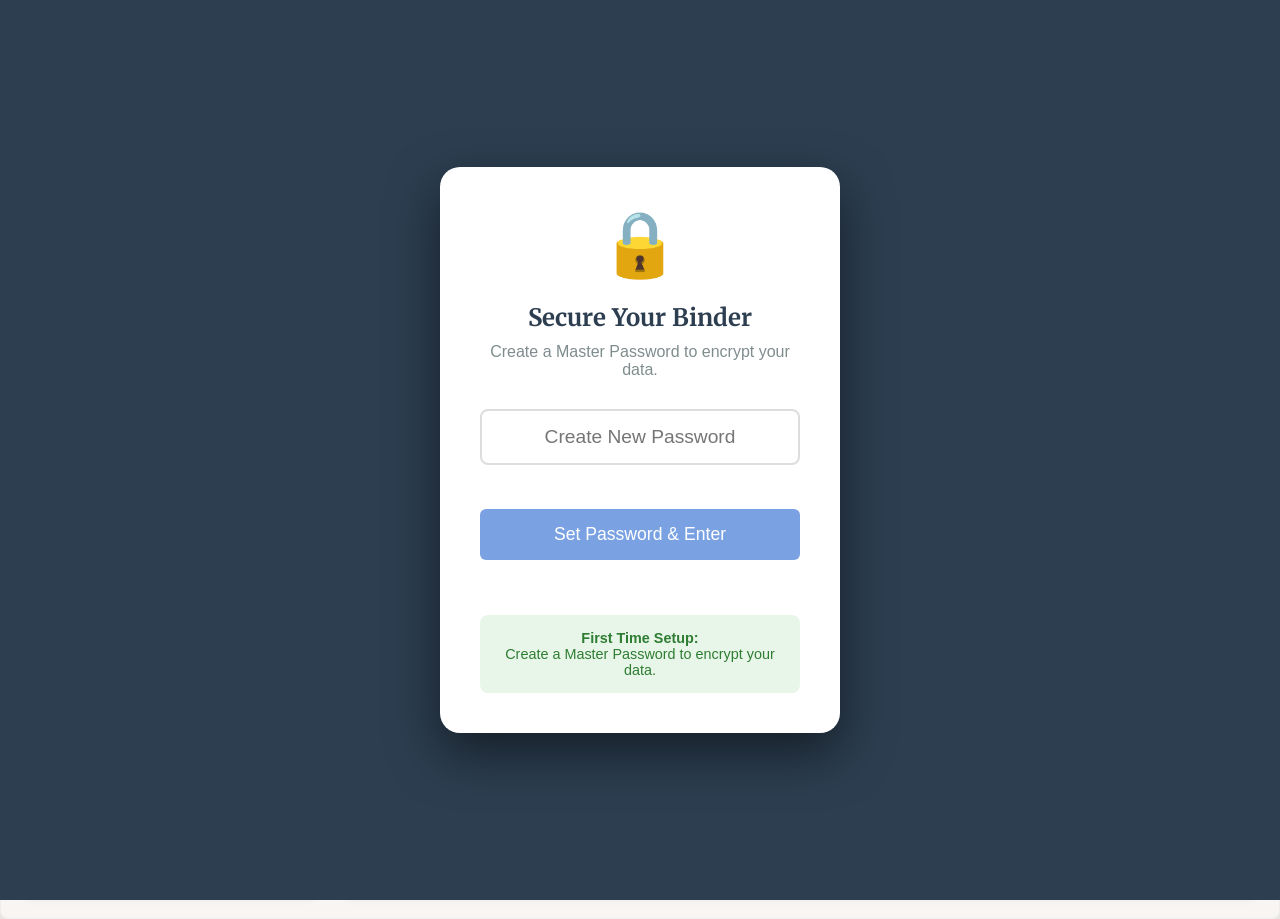
<file: index.html>
<!DOCTYPE html>
<html lang="en">

<head>
    <meta charset="UTF-8">
    <meta name="viewport" content="width=device-width, initial-scale=1.0">
    <title>Legacy Binder</title>
    <!-- Fonts -->
    <link rel="preconnect" href="https://fonts.googleapis.com">
    <link rel="preconnect" href="https://fonts.gstatic.com" crossorigin>
    <link
        href="https://fonts.googleapis.com/css2?family=Inter:wght@300;400;500;600&family=Merriweather:ital,wght@0,300;0,400;0,700;1,400&display=swap"
        rel="stylesheet">

    <!-- CSS -->
    <script>
        if (window.location.protocol !== 'file:') {
            const link = document.createElement('link');
            link.rel = 'manifest';
            link.href = 'manifest.json';
            document.head.appendChild(link);
        }
    </script>
    <link rel="stylesheet" href="css/style.css?v=204">
    <link rel="stylesheet" href="css/binder.css?v=4">
    <meta name="theme-color" content="#f8f5f2">
    <link rel="icon" href="./icon.png">
    <link rel="apple-touch-icon" href="./icon.png">
</head>

<body>
    <div id="app">
        <!-- View 6: Legacy Binder -->
        <section id="view-binder" class="active">
            <header class="book-header">
                <h2>Legacy Binder</h2>
                <div class="actions">
                    <select id="binder-member-select" class="nav-btn secondary" style="min-width: 150px;">
                        <!-- Populated by JS -->
                    </select>
                    <button id="btn-add-member" class="nav-btn small" title="Add Family Member">➕ 👤</button>
                    <button id="btn-edit-member" class="nav-btn small" title="Rename Member">✎</button>
                    <button id="btn-delete-member" class="nav-btn small" title="Delete Member"
                        style="color:#d32f2f;">❌</button>

                    <div style="width: 20px;"></div> <!-- Spacer -->

                    <button id="btn-binder-search" class="nav-btn secondary">🔍 Search</button>
                    <button id="btn-binder-export" class="nav-btn secondary">📤 Backup</button>
                    <button id="btn-binder-import" class="nav-btn secondary" title="Restore from JSON or Kit">📥
                        Restore</button>
                    <button id="btn-binder-print" class="nav-btn secondary" title="Print to PDF">🖨️ Print</button>
                    <button id="btn-binder-save-template" class="nav-btn secondary"
                        title="Save Structure as Template">💾 Tpl</button>

                    <div style="width: 10px;"></div> <!-- Spacer -->

                    <button id="btn-settings" class="nav-btn secondary" title="Settings">⚙️ Settings</button>

                    <div style="width: 10px;"></div> <!-- Spacer -->

                    <a href="USER_MANUAL.html" target="_blank" class="nav-btn secondary" title="User Manual"
                        style="text-decoration: none;">❓ Help</a>
                    <a href="https://zetozone.com/locomotion-diary/" target="_blank" class="nav-btn secondary"
                        title="Locomotion Diary Website" style="text-decoration: none;">📔 Locomotion Diary</a>
                </div>
            </header>

            <div class="binder-container">
                <!-- Sidebar: Tree -->
                <div class="binder-sidebar">
                    <div class="binder-header-actions">
                        <button id="btn-add-section" class="btn small primary" style="flex:1;">+ Section</button>
                        <button id="btn-collapse-all" class="btn small secondary" title="Collapse All">➖</button>
                    </div>
                    <div id="binder-tree-root" class="tree-root">
                        <!-- Tree Nodes Go Here -->
                        <div class="empty-state small">Select a member to view sections.</div>
                    </div>

                    <!-- Dashboard Widget -->
                    <div id="binder-dashboard" style="margin-top: auto; padding-top: 20px; border-top: 1px solid #eee;">
                        <div
                            style="display: flex; justify-content: space-between; align-items: center; margin-bottom: 10px;">
                            <h4 style="margin: 0; color: #d32f2f; font-size: 0.9em;">Upcoming Alerts</h4>
                            <button id="btn-refresh-alerts" class="btn-icon-small"
                                title="Check Validity Now">🔄</button>
                        </div>
                        <div id="binder-alerts-list">
                            <div style="font-size: 0.8rem; color: #999;">No upcoming expiries.</div>
                        </div>
                    </div>
                </div>

                <!-- Main Content: Fields -->
                <div class="binder-content">
                    <div id="binder-content-header" class="content-header">
                        <h3 id="current-section-title" class="content-title">Select a Section</h3>
                        <div class="content-toolbar">
                            <button id="btn-add-sub-section" class="btn secondary" disabled
                                title="Add a sub-folder inside this section">+ Sub-Section</button>
                            <button id="btn-add-field" class="btn primary" disabled
                                title="Add a new data field (Text, Date, Password)">+ Add Field</button>
                            <button id="btn-duplicate-section" class="btn secondary" disabled
                                title="Duplicate this section (Copy)">📋 Copy</button>
                            <button id="btn-edit-section" class="btn secondary" disabled title="Rename this section">✎
                                Edit</button>
                            <button id="btn-delete-section" class="btn danger" disabled
                                title="Delete this section and everything in it">🗑️</button>
                        </div>
                    </div>

                    <div id="binder-fields-container" class="fields-grid">
                        <div class="empty-state">
                            <p>Select a section from the left sidebar to view details.</p>
                        </div>
                    </div>
                </div>
            </div>

            <!-- Modals for Binder -->
            <!-- Add/Edit Node Modal -->
            <div id="binder-node-modal" class="modal-overlay" style="display: none;">
                <div class="modal binder-modal" style="max-width: 400px;">
                    <h3 id="binder-modal-title">Add New</h3>
                    <div class="input-group">
                        <label>Title / Label</label>
                        <input type="text" id="binder-node-title" placeholder="e.g. Health Insurance">
                    </div>

                    <div id="field-options" style="display: none;">
                        <div class="input-group">
                            <label>Field Type</label>
                            <select id="binder-field-type">
                                <option value="text">Text</option>
                                <option value="date">Date</option>
                                <option value="number">Number</option>
                                <option value="asset">Asset (Positive Balance)</option>
                                <option value="liability">Liability (Negative Balance)</option>
                                <option value="password">Password / Secure</option>
                                <option value="note">Long Note</option>
                            </select>
                        </div>
                        <div class="input-group">
                            <label>Value</label>
                            <input type="text" id="binder-field-value" placeholder="Enter value...">
                        </div>
                    </div>

                    <div class="modal-actions">
                        <button id="btn-binder-cancel" class="btn secondary">Cancel</button>
                        <button id="btn-binder-save" class="btn primary">Save</button>
                    </div>
                </div>
            </div>

        </section>

        <!-- Binder Search Modal -->
        <div id="binder-search-modal" class="modal-overlay" style="display: none;">
            <div class="modal binder-modal"
                style="max-width: 600px; height: 80vh; display: flex; flex-direction: column;">
                <h3>Search Binder</h3>
                <div class="input-group">
                    <input type="text" id="binder-search-input" placeholder="Type to search..."
                        style="font-size: 1.2em; padding: 12px;">
                </div>
                <div id="binder-search-results"
                    style="flex: 1; overflow-y: auto; border: 1px solid #eee; margin-top: 10px; border-radius: 6px; padding: 10px; background: #fafafa;">
                    <div class="empty-state small">Enter text to search across all members and fields.</div>
                </div>
                <div class="modal-actions" style="margin-top: 15px;">
                    <button id="btn-binder-search-close" class="btn secondary">Close</button>
                </div>
            </div>
        </div>

        <!-- Global App Lock Screen -->
        <div id="app-lock-screen"
            style="display: none; position: fixed; inset: 0; z-index: 10000; background: #2c3e50; align-items: center; justify-content: center; flex-direction: column;">
            <div class="lock-card"
                style="background: white; padding: 40px; border-radius: 20px; text-align: center; width: 90%; max-width: 400px; box-shadow: 0 20px 50px rgba(0,0,0,0.5);">
                <div style="font-size: 4rem; margin-bottom: 20px;">🔒</div>
                <h2 id="lock-title" style="margin: 0 0 10px 0; color: #2c3e50; font-family: 'Merriweather', serif;">
                    Legacy Binder</h2>
                <p id="lock-message" style="color: #7f8c8d; margin-bottom: 30px;">This binder is secured.</p>

                <div class="input-group">
                    <input type="password" id="auth-password" placeholder="Enter Master Password"
                        style="font-size: 1.2rem; padding: 15px; text-align: center; margin-bottom: 20px; width: 100%; box-sizing: border-box; border: 2px solid #ddd; border-radius: 8px;">
                </div>

                <button id="btn-unlock-app" class="btn primary"
                    style="width: 100%; padding: 15px; font-size: 1.1rem; justify-content: center;">Unlock</button>

                <p id="auth-error" style="color: #e74c3c; margin-top: 15px; min-height: 20px; font-size: 0.9em;"></p>

                <div id="auth-setup-note"
                    style="display: none; margin-top: 20px; background: #e8f5e9; padding: 15px; border-radius: 8px; color: #2e7d32; font-size: 0.9em;">
                    <strong>First Time Setup:</strong><br>Create a Master Password to encrypt your data.
                </div>
            </div>
        </div>

    </div>

    <!-- Settings Modal -->
    <div id="settings-modal" class="modal-overlay" style="display: none;">
        <div class="modal" style="max-width: 500px; text-align: center;">
            <h2 style="margin-bottom: 5px; font-family: 'Merriweather', serif; color: #2c3e50;">Legacy Binder</h2>
            <p id="settings-version-display" style="color: #7f8c8d; font-size: 0.9em; margin-bottom: 20px;">Version
                Loading...</p>

            <div class="input-group" style="text-align: left; margin-bottom: 20px;">
                <label>🔄 Update Server URL</label>
                <input type="text" id="setting-update-url" placeholder="https://example.com/version.json">
            </div>

            <div class="modal-actions" style="justify-content: center; gap: 10px;">
                <button id="btn-check-updates" class="btn primary" style="background: #3498db;">Check for
                    Updates</button>
            </div>

            <div style="margin-top: 20px; border-top: 1px solid #eee; padding-top: 15px;">
                <button id="btn-force-reload" class="btn secondary" style="font-size: 0.9em;">🔄 Force Reload
                    App</button>
                <button id="btn-settings-close" class="btn secondary">Done</button>
            </div>
        </div>
    </div>

    <!-- Scripts (Moved to bottom to ensure DOM is ready) -->
    <script src="js/security-monitor.js?v=2"></script> <!-- Security Suite (New) -->
    <script src="js/webauthn-helper.js?v=2"></script> <!-- Biometrics (New) -->
    <script src="js/crypto-helper.js?v=3"></script>
    <script src="binder_template.js?v=3"></script>
    <script src="js/binder.js?v=7"></script>
    <script src="js/recovery.js?v=5"></script>
    <script src="js/binder-ui.js?v=8"></script>
    <script src="js/binder-print.js?v=5"></script>
    <script src="js/app.js?v=3"></script>
    <script src="js/auth.js?v=8"></script>
    <script src="js/version.js"></script>
    <script src="js/updater.js?v=1"></script>

    <script>
        // PWA SERVICE WORKER REGISTRATION & INSTALLATION LOGIC
        if ('serviceWorker' in navigator) {
            window.addEventListener('load', () => {
                navigator.serviceWorker.register('sw.js')
                    .then(registration => {
                        console.log('ServiceWorker registration successful with scope: ', registration.scope);
                    })
                    .catch(err => {
                        console.log('ServiceWorker registration failed: ', err);
                    });
            });
        }
    </script>
</body>

</html>
</file>
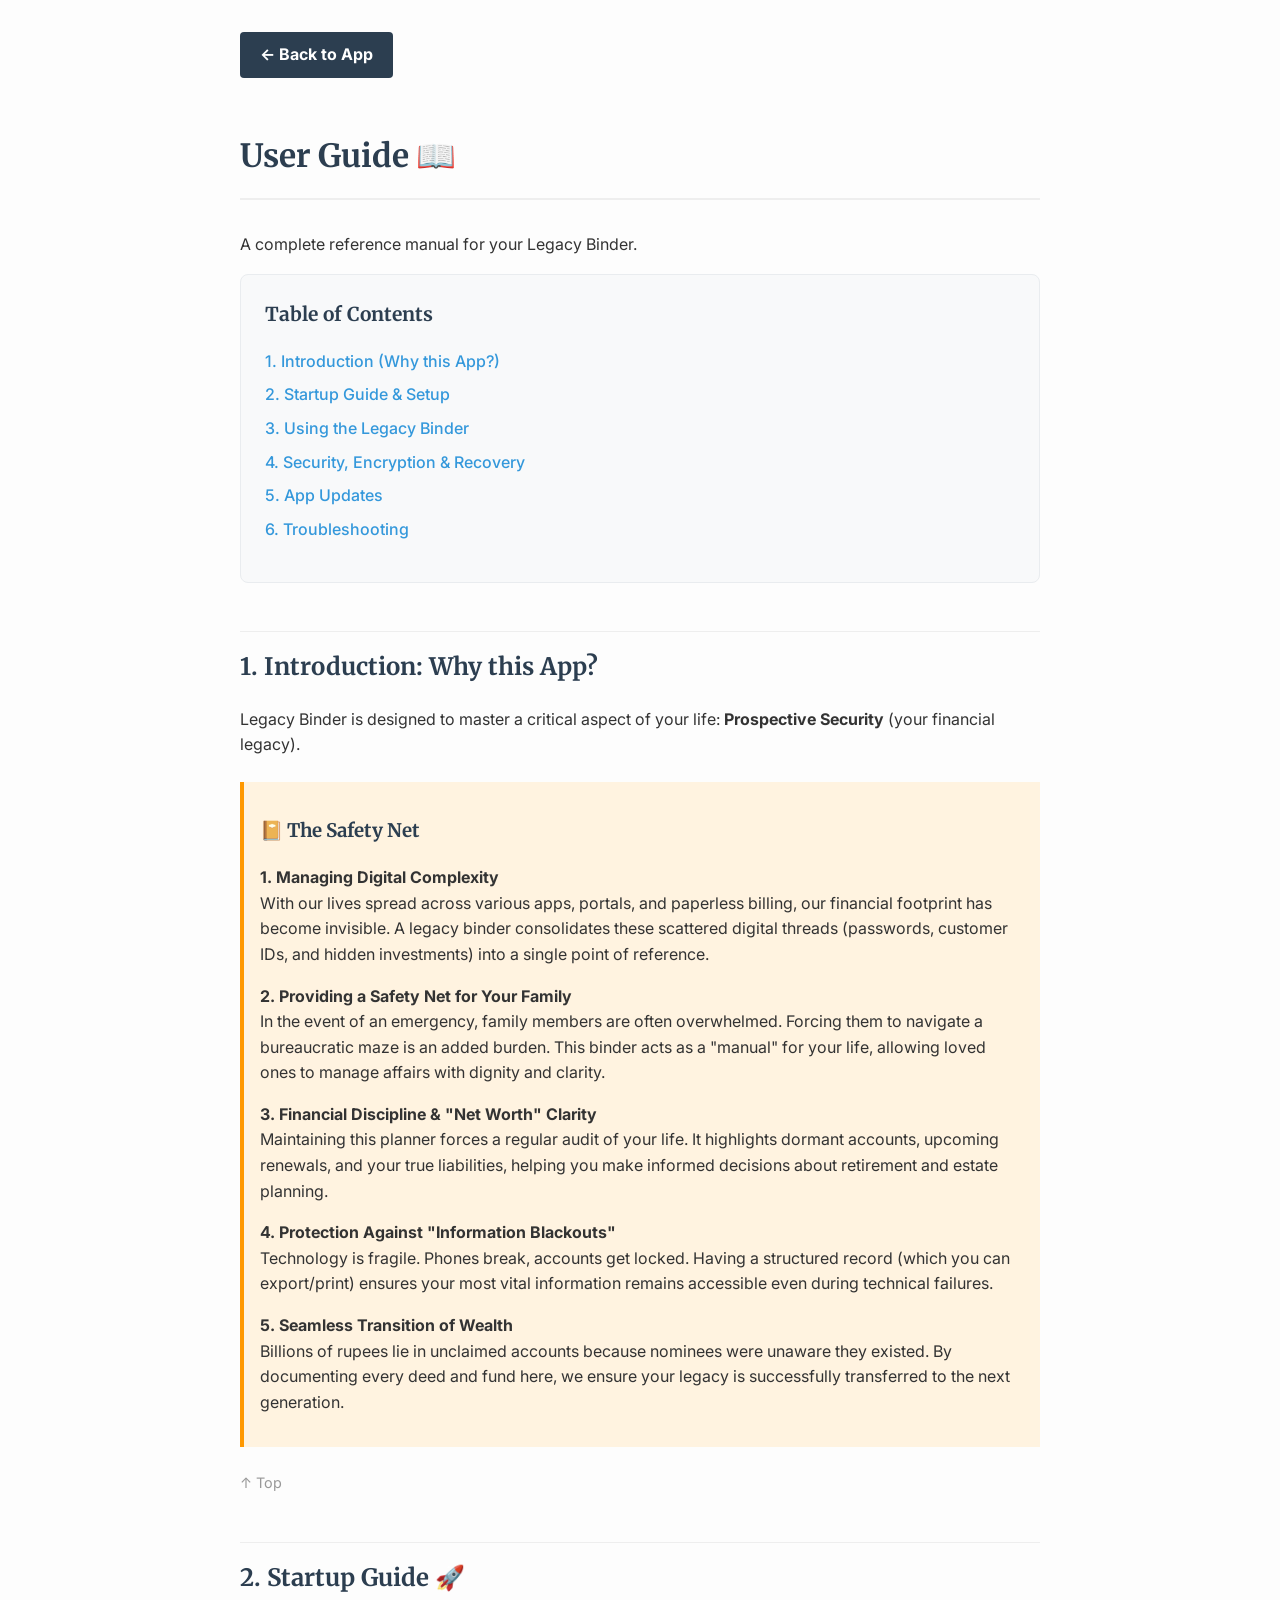
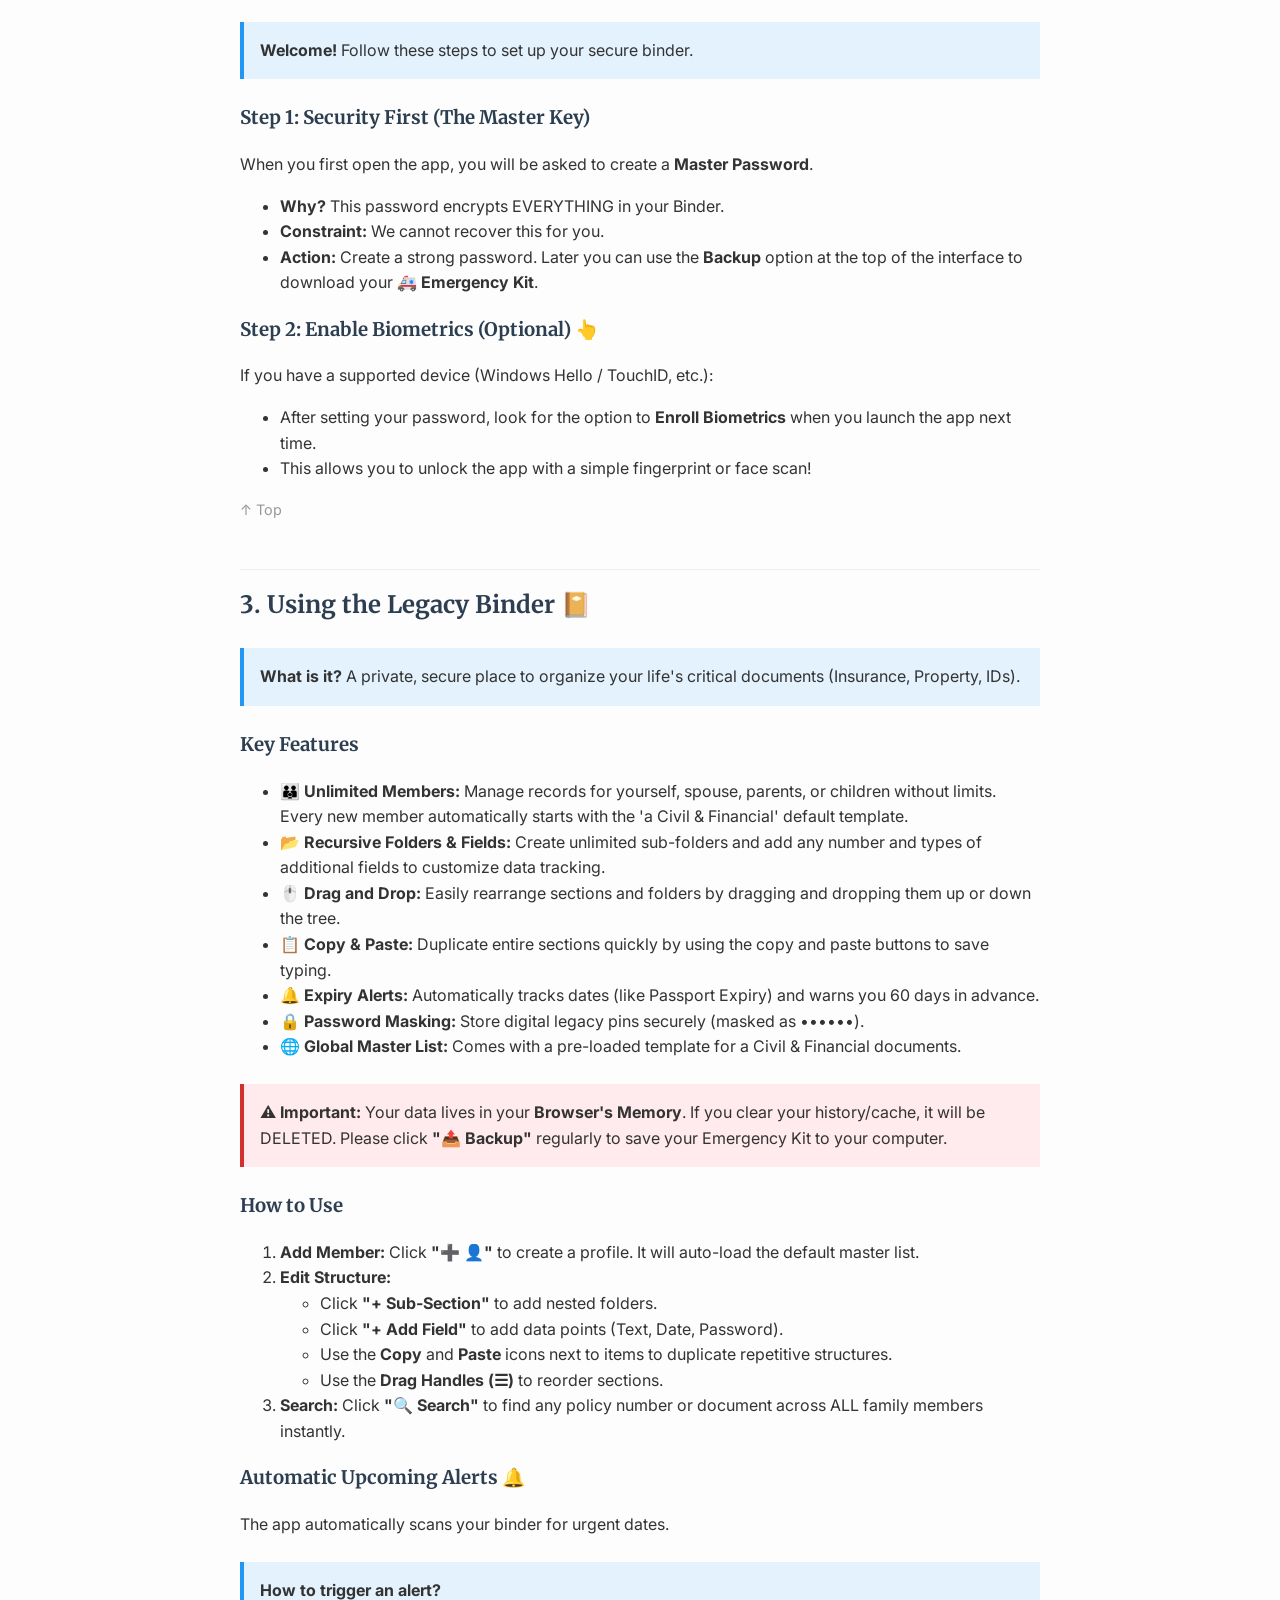
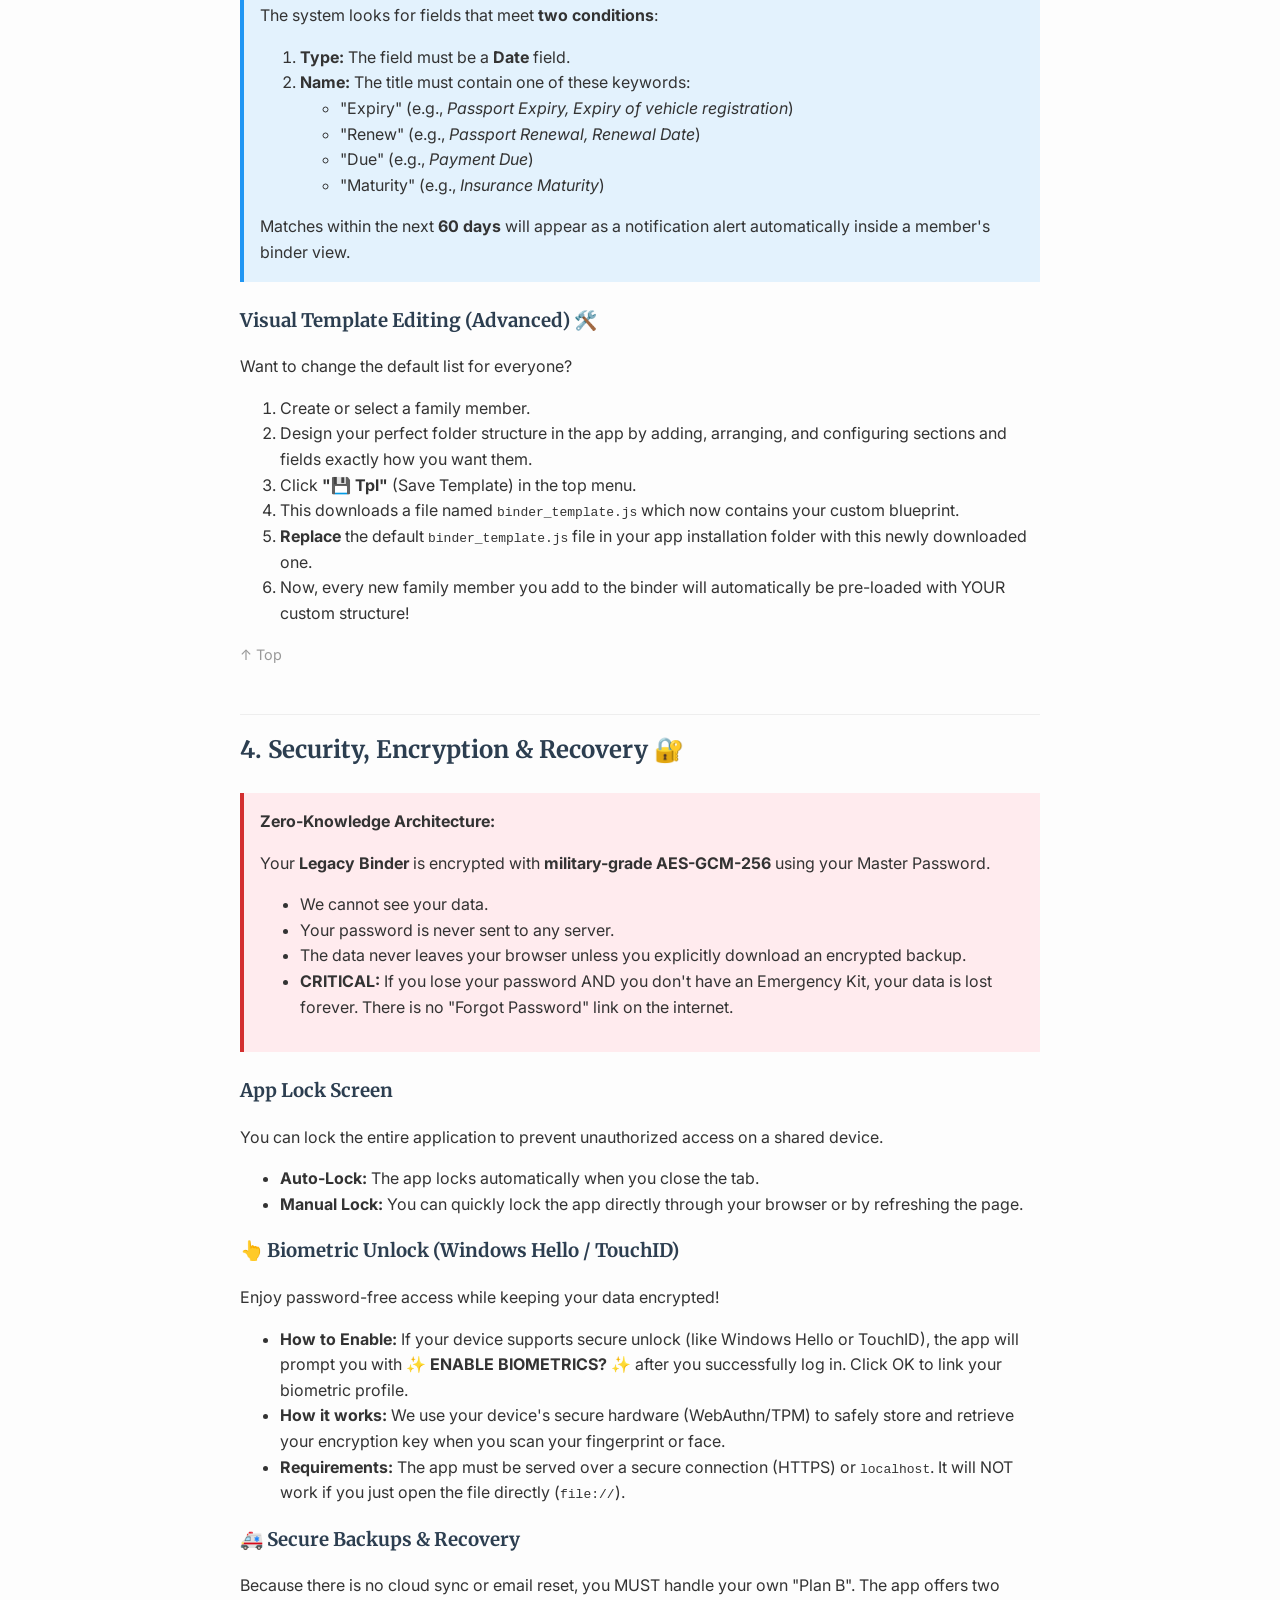
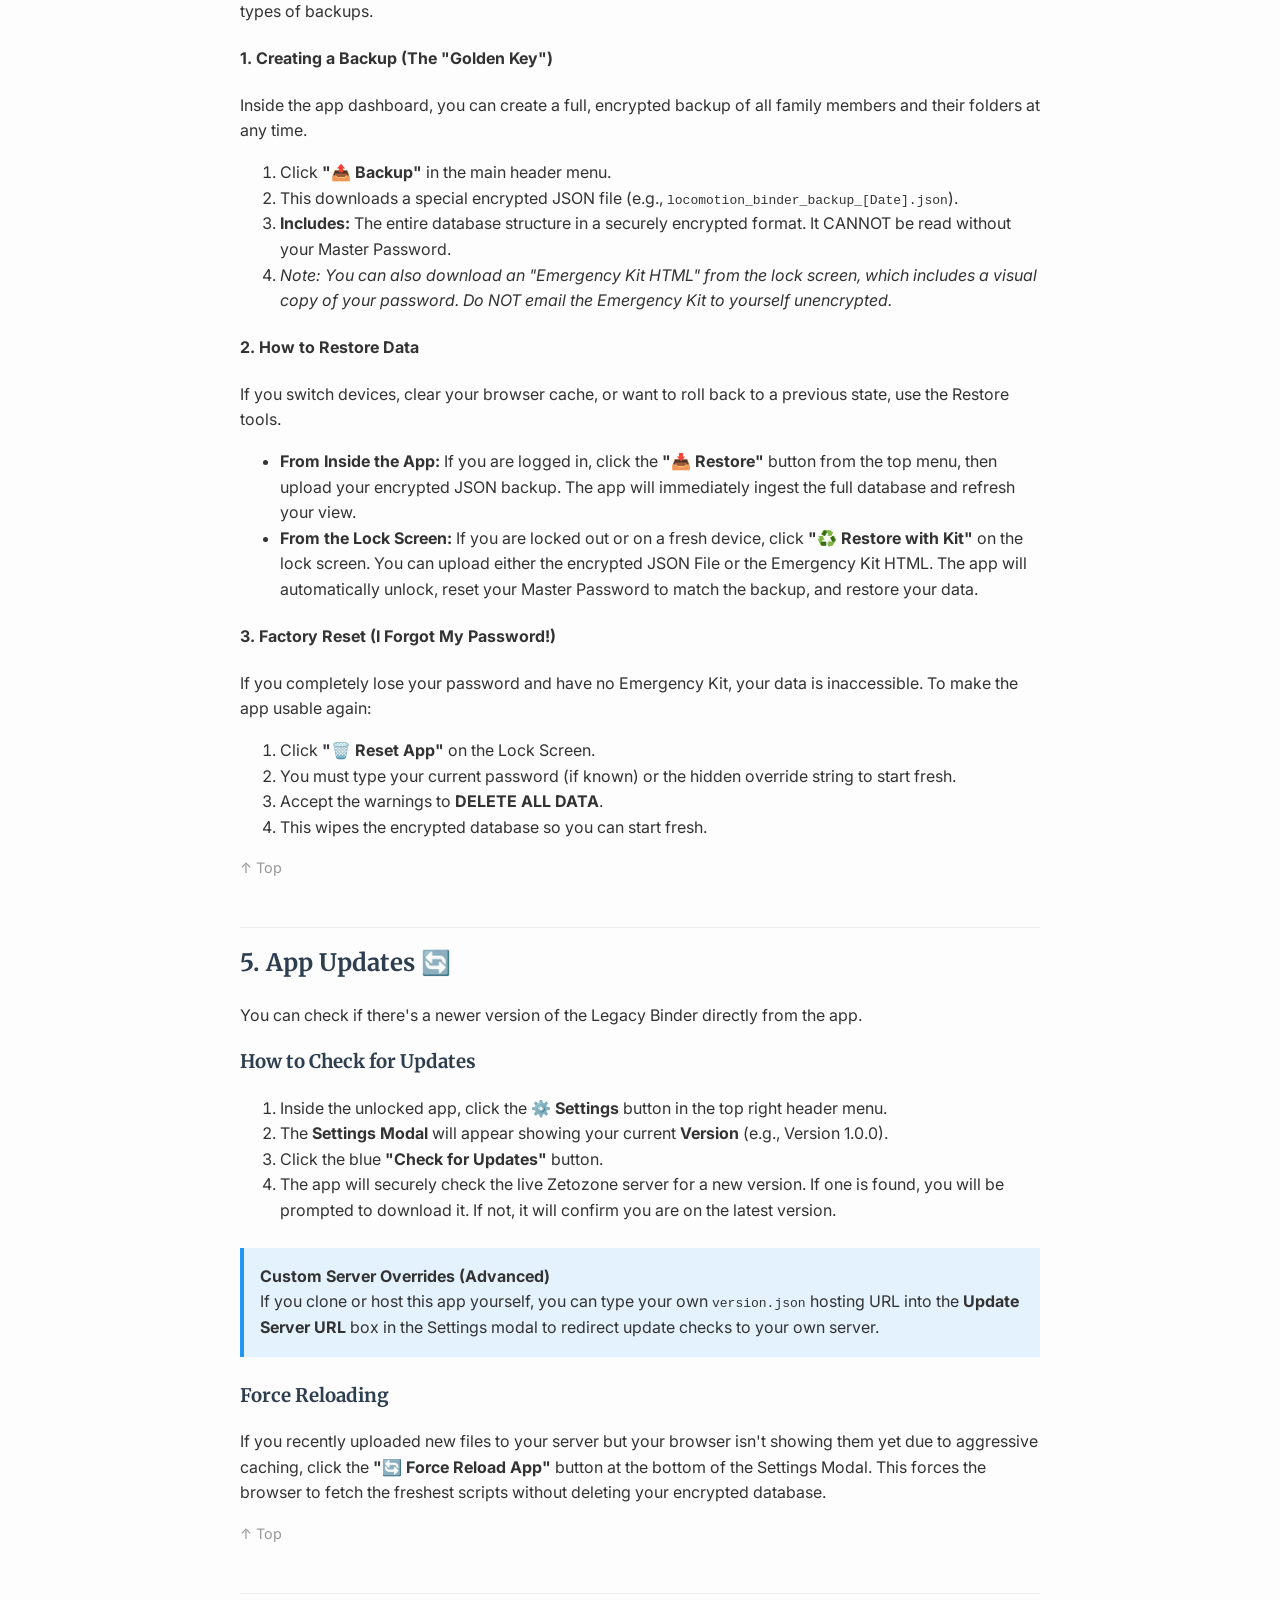
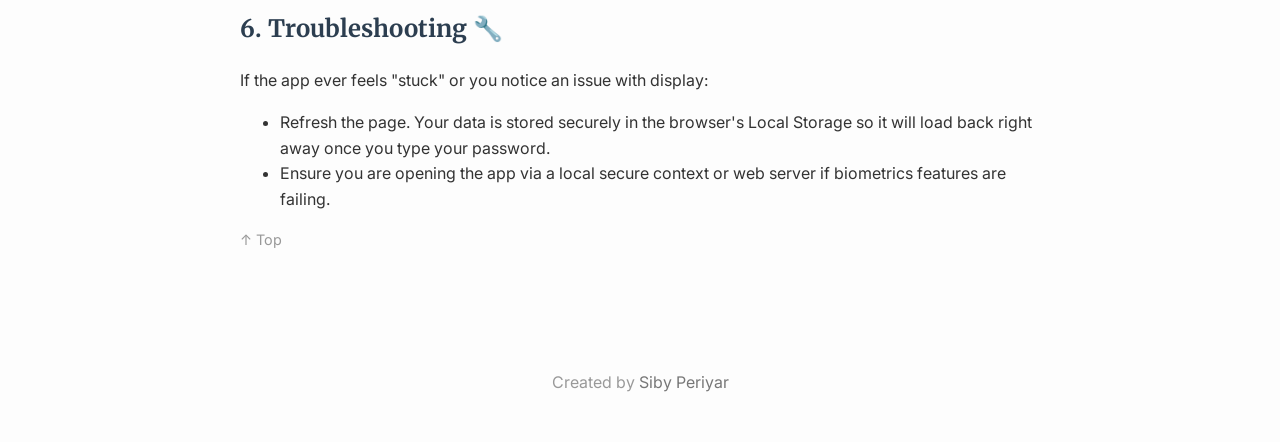
<file: USER_MANUAL.html>
<!DOCTYPE html>
<html lang="en">

<head>
    <meta charset="UTF-8">
    <meta name="viewport" content="width=device-width, initial-scale=1.0">
    <title>Legacy Binder - User Guide</title>
    <link rel="preconnect" href="https://fonts.googleapis.com">
    <link
        href="https://fonts.googleapis.com/css2?family=Inter:wght@400;600&family=Merriweather:wght@300;700&display=swap"
        rel="stylesheet">
    <style>
        body {
            max-width: 800px;
            margin: 0 auto;
            padding: 2rem;
            font-family: 'Inter', sans-serif;
            line-height: 1.6;
            color: #333;
            background-color: #fdfdfd;
        }

        h1,
        h2,
        h3 {
            font-family: 'Merriweather', serif;
            color: #2c3e50;
        }

        h1 {
            border-bottom: 2px solid #eee;
            padding-bottom: 1rem;
            margin-bottom: 2rem;
        }

        h2 {
            margin-top: 3rem;
            border-top: 1px solid #eee;
            padding-top: 1rem;
        }

        .toc {
            background: #f8f9fa;
            padding: 1.5rem;
            border-radius: 8px;
            border: 1px solid #e9ecef;
            margin-bottom: 3rem;
        }

        .toc h3 {
            margin-top: 0;
            font-size: 1.2rem;
        }

        .toc ul {
            list-style: none;
            padding-left: 0;
        }

        .toc li {
            margin-bottom: 0.5rem;
        }

        .toc a {
            text-decoration: none;
            color: #3498db;
            font-weight: 500;
        }

        .toc a:hover {
            text-decoration: underline;
        }

        .back-btn {
            display: inline-block;
            background: #2c3e50;
            color: white;
            padding: 10px 20px;
            text-decoration: none;
            border-radius: 4px;
            font-weight: bold;
            margin-bottom: 2rem;
        }

        .box {
            background: #e3f2fd;
            padding: 1rem;
            border-left: 4px solid #2196f3;
            margin: 1.5rem 0;
        }

        img {
            max-width: 100%;
            border-radius: 4px;
            border: 1px solid #ddd;
            margin: 1rem 0;
        }

        .back-to-top {
            display: block;
            margin-top: 1rem;
            color: #999;
            text-decoration: none;
            font-size: 0.9rem;
        }
    </style>
</head>

<body>

    <a href="index.html" class="back-btn">← Back to App</a>
    <h1>User Guide 📖</h1>
    <p>A complete reference manual for your Legacy Binder.</p>

    <div class="toc">
        <h3>Table of Contents</h3>
        <ul>
            <li><a href="#intro">1. Introduction (Why this App?)</a></li>
            <li><a href="#startup">2. Startup Guide & Setup</a></li>
            <li><a href="#binder">3. Using the Legacy Binder</a></li>
            <li><a href="#security">4. Security, Encryption & Recovery</a></li>
            <li><a href="#updates">5. App Updates</a></li>
            <li><a href="#troubleshooting">6. Troubleshooting</a></li>
        </ul>
    </div>

    <section id="intro">
        <h2>1. Introduction: Why this App?</h2>
        <p>Legacy Binder is designed to master a critical aspect of your life:
            <strong>Prospective Security</strong> (your financial legacy).
        </p>

        <div class="box" style="background: #fff3e0; border-left-color: #ff9800;">
            <h3>📔 The Safety Net</h3>
            <p><strong>1. Managing Digital Complexity</strong><br>
                With our lives spread across various apps, portals, and paperless billing, our financial footprint has
                become invisible. A legacy binder consolidates these scattered digital threads (passwords, customer IDs,
                and hidden investments) into a single point of reference.</p>

            <p><strong>2. Providing a Safety Net for Your Family</strong><br>
                In the event of an emergency, family members are often overwhelmed. Forcing them to navigate a
                bureaucratic maze is an added burden. This binder acts as a "manual" for your life, allowing loved ones
                to manage affairs with dignity and clarity.</p>

            <p><strong>3. Financial Discipline & "Net Worth" Clarity</strong><br>
                Maintaining this planner forces a regular audit of your life. It highlights dormant accounts, upcoming
                renewals, and your true liabilities, helping you make informed decisions about retirement and estate
                planning.</p>

            <p><strong>4. Protection Against "Information Blackouts"</strong><br>
                Technology is fragile. Phones break, accounts get locked. Having a structured record (which you can
                export/print) ensures your most vital information remains accessible even during technical failures.</p>

            <p><strong>5. Seamless Transition of Wealth</strong><br>
                Billions of rupees lie in unclaimed accounts because nominees were unaware they existed. By documenting
                every deed and fund here, we ensure your legacy is successfully transferred to the next generation.</p>
        </div>
        <a href="#" class="back-to-top">↑ Top</a>
    </section>

    <section id="startup">
        <h2>2. Startup Guide 🚀</h2>
        <div class="box">
            <strong>Welcome!</strong> Follow these steps to set up your secure binder.
        </div>

        <h3>Step 1: Security First (The Master Key)</h3>
        <p>When you first open the app, you will be asked to create a <strong>Master Password</strong>.</p>
        <ul>
            <li><strong>Why?</strong> This password encrypts EVERYTHING in your Binder.</li>
            <li><strong>Constraint:</strong> We cannot recover this for you.</li>
            <li><strong>Action:</strong> Create a strong password. Later you can use the <strong>Backup</strong> option
                at the top of the interface to download your <strong>🚑 Emergency Kit</strong>.</li>
        </ul>

        <h3>Step 2: Enable Biometrics (Optional) 👆</h3>
        <p>If you have a supported device (Windows Hello / TouchID, etc.):</p>
        <ul>
            <li>After setting your password, look for the option to <strong>Enroll Biometrics</strong> when you launch
                the app next time.</li>
            <li>This allows you to unlock the app with a simple fingerprint or face scan!</li>
        </ul>
        <a href="#" class="back-to-top">↑ Top</a>
    </section>

    <section id="binder">
        <h2>3. Using the Legacy Binder 📔</h2>
        <div class="box">
            <strong>What is it?</strong> A private, secure place to organize your life's critical documents (Insurance,
            Property, IDs).
        </div>

        <h3>Key Features</h3>
        <ul>
            <li><strong>👪 Unlimited Members:</strong> Manage records for yourself, spouse, parents, or children without
                limits. Every new member automatically starts with the 'a Civil & Financial' default template.</li>
            <li><strong>📂 Recursive Folders & Fields:</strong> Create unlimited sub-folders and add any number and
                types of additional fields to customize data tracking.</li>
            <li><strong>🖱️ Drag and Drop:</strong> Easily rearrange sections and folders by dragging and dropping them
                up or down the tree.</li>
            <li><strong>📋 Copy & Paste:</strong> Duplicate entire sections quickly by using the copy and paste buttons
                to save typing.</li>
            <li><strong>🔔 Expiry Alerts:</strong> Automatically tracks dates (like Passport Expiry) and warns you 60
                days in advance.</li>
            <li><strong>🔒 Password Masking:</strong> Store digital legacy pins securely (masked as ••••••).</li>
            <li><strong>🌐 Global Master List:</strong> Comes with a pre-loaded template for a Civil & Financial
                documents.</li>
        </ul>

        <div class="box" style="border-left-color: #d32f2f; background: #ffebee;">
            <strong>⚠️ Important:</strong> Your data lives in your <strong>Browser's Memory</strong>. If you clear your
            history/cache, it will be DELETED. Please click <strong>"📤 Backup"</strong> regularly to save your
            Emergency Kit
            to your computer.
        </div>

        <h3>How to Use</h3>
        <ol>
            <li><strong>Add Member:</strong> Click <strong>"➕ 👤"</strong> to create a profile. It will auto-load the
                default master list.</li>
            <li><strong>Edit Structure:</strong>
                <ul>
                    <li>Click <strong>"+ Sub-Section"</strong> to add nested folders.</li>
                    <li>Click <strong>"+ Add Field"</strong> to add data points (Text, Date, Password).</li>
                    <li>Use the <strong>Copy</strong> and <strong>Paste</strong> icons next to items to duplicate
                        repetitive structures.</li>
                    <li>Use the <strong>Drag Handles (☰)</strong> to reorder sections.</li>
                </ul>
            </li>
            <li><strong>Search:</strong> Click <strong>"🔍 Search"</strong> to find any policy number or document across
                ALL family members instantly.</li>
        </ol>

        <h3>Automatic Upcoming Alerts 🔔</h3>
        <p>The app automatically scans your binder for urgent dates.</p>
        <div class="box">
            <strong>How to trigger an alert?</strong><br>
            The system looks for fields that meet <strong>two conditions</strong>:
            <ol>
                <li><strong>Type:</strong> The field must be a <strong>Date</strong> field.</li>
                <li><strong>Name:</strong> The title must contain one of these keywords:
                    <ul>
                        <li>"Expiry" (e.g., <em>Passport Expiry, Expiry of vehicle registration</em>)</li>
                        <li>"Renew" (e.g., <em>Passport Renewal, Renewal Date</em>)</li>
                        <li>"Due" (e.g., <em>Payment Due</em>)</li>
                        <li>"Maturity" (e.g., <em>Insurance Maturity</em>)</li>
                    </ul>
                </li>
            </ol>
            Matches within the next <strong>60 days</strong> will appear as a notification alert automatically inside a
            member's binder view.
        </div>

        <h3>Visual Template Editing (Advanced) 🛠️</h3>
        <p>Want to change the default list for everyone?</p>
        <ol>
            <li>Create or select a family member.</li>
            <li>Design your perfect folder structure in the app by adding, arranging, and configuring sections and
                fields exactly how you want them.</li>
            <li>Click <strong>"💾 Tpl"</strong> (Save Template) in the top menu.</li>
            <li>This downloads a file named <code>binder_template.js</code> which now contains your custom blueprint.
            </li>
            <li><strong>Replace</strong> the default <code>binder_template.js</code> file in your app installation
                folder with this newly downloaded one.</li>
            <li>Now, every new family member you add to the binder will automatically be pre-loaded with YOUR custom
                structure!</li>
        </ol>

        <a href="#" class="back-to-top">↑ Top</a>
    </section>

    <section id="security">
        <h2>4. Security, Encryption & Recovery 🔐</h2>
        <div class="box" style="border-left-color: #d32f2f; background: #ffebee;">
            <strong>Zero-Knowledge Architecture:</strong>
            <p>Your <strong>Legacy Binder</strong> is encrypted with
                <strong>military-grade AES-GCM-256</strong> using your Master Password.
            </p>
            <ul>
                <li>We cannot see your data.</li>
                <li>Your password is never sent to any server.</li>
                <li>The data never leaves your browser unless you explicitly download an encrypted backup.</li>
                <li><strong>CRITICAL:</strong> If you lose your password AND you don't have an Emergency Kit, your data
                    is lost forever. There is no "Forgot Password" link on the internet.</li>
            </ul>
        </div>

        <h3>App Lock Screen</h3>
        <p>You can lock the entire application to prevent unauthorized access on a shared device.</p>
        <ul>
            <li><strong>Auto-Lock:</strong> The app locks automatically when you close the tab.</li>
            <li><strong>Manual Lock:</strong> You can quickly lock the app directly through your browser or by
                refreshing the page.</li>
        </ul>

        <h3>👆 Biometric Unlock (Windows Hello / TouchID)</h3>
        <p>Enjoy password-free access while keeping your data encrypted!</p>
        <ul>
            <li><strong>How to Enable:</strong> If your device supports secure unlock (like Windows Hello or TouchID),
                the app will prompt you with <strong>✨ ENABLE BIOMETRICS? ✨</strong> after you successfully log in.
                Click OK to link your biometric profile.</li>
            <li><strong>How it works:</strong> We use your device's secure hardware (WebAuthn/TPM) to safely store and
                retrieve your encryption key when you scan your fingerprint or face.</li>
            <li><strong>Requirements:</strong> The app must be served over a secure connection (HTTPS) or
                <code>localhost</code>. It will NOT work if you just open the file directly (<code>file://</code>).
            </li>
        </ul>

        <h3>🚑 Secure Backups & Recovery</h3>
        <p>Because there is no cloud sync or email reset, you MUST handle your own "Plan B". The app offers two types of
            backups.</p>

        <h4>1. Creating a Backup (The "Golden Key")</h4>
        <p>Inside the app dashboard, you can create a full, encrypted backup of all family members and their folders at
            any time.</p>
        <ol>
            <li>Click <strong>"📤 Backup"</strong> in the main header menu.</li>
            <li>This downloads a special encrypted JSON file (e.g., <code>locomotion_binder_backup_[Date].json</code>).
            </li>
            <li><strong>Includes:</strong> The entire database structure in a securely encrypted format. It CANNOT be
                read without your Master Password.</li>
            <li><em>Note: You can also download an "Emergency Kit HTML" from the lock screen, which includes a visual
                    copy of your password. Do NOT email the Emergency Kit to yourself unencrypted.</em></li>
        </ol>

        <h4>2. How to Restore Data</h4>
        <p>If you switch devices, clear your browser cache, or want to roll back to a previous state, use the Restore
            tools.</p>
        <ul>
            <li><strong>From Inside the App:</strong> If you are logged in, click the <strong>"📥 Restore"</strong>
                button from the top menu, then upload your encrypted JSON backup. The app will immediately ingest the
                full database and refresh your view.</li>
            <li><strong>From the Lock Screen:</strong> If you are locked out or on a fresh device, click <strong>"♻️
                    Restore with Kit"</strong> on the lock screen. You can upload either the encrypted JSON File or the
                Emergency Kit HTML. The app will automatically unlock, reset your Master Password to match the backup,
                and restore your data.</li>
        </ul>

        <h4>3. Factory Reset (I Forgot My Password!)</h4>
        <p>If you completely lose your password and have no Emergency Kit, your data is inaccessible. To make the app
            usable again:</p>
        <ol>
            <li>Click <strong>"🗑️ Reset App"</strong> on the Lock Screen.</li>
            <li>You must type your current password (if known) or the hidden override string to start fresh.</li>
            <li>Accept the warnings to <strong>DELETE ALL DATA</strong>.</li>
            <li>This wipes the encrypted database so you can start fresh.</li>
        </ol>

        <a href="#" class="back-to-top">↑ Top</a>
    </section>

    <section id="updates">
        <h2>5. App Updates 🔄</h2>
        <p>You can check if there's a newer version of the Legacy Binder directly from the app.</p>

        <h3>How to Check for Updates</h3>
        <ol>
            <li>Inside the unlocked app, click the <strong>⚙️ Settings</strong> button in the top right header menu.
            </li>
            <li>The <strong>Settings Modal</strong> will appear showing your current <strong>Version</strong> (e.g.,
                Version 1.0.0).</li>
            <li>Click the blue <strong>"Check for Updates"</strong> button.</li>
            <li>The app will securely check the live Zetozone server for a new version. If one is found, you will be
                prompted to download it. If not, it will confirm you are on the latest version.</li>
        </ol>

        <div class="box">
            <strong>Custom Server Overrides (Advanced)</strong><br>
            If you clone or host this app yourself, you can type your own <code>version.json</code> hosting URL into the
            <strong>Update Server URL</strong> box in the Settings modal to redirect update checks to your own server.
        </div>

        <h3>Force Reloading</h3>
        <p>If you recently uploaded new files to your server but your browser isn't showing them yet due to aggressive
            caching, click the <strong>"🔄 Force Reload App"</strong> button at the bottom of the Settings Modal. This
            forces the browser to fetch the freshest scripts without deleting your encrypted database.</p>

        <a href="#" class="back-to-top">↑ Top</a>
    </section>

    <section id="troubleshooting">
        <h2>6. Troubleshooting 🔧</h2>
        <p>If the app ever feels "stuck" or you notice an issue with display:</p>
        <ul>
            <li>Refresh the page. Your data is stored securely in the browser's Local Storage so it will load back right
                away once you type your password.</li>
            <li>Ensure you are opening the app via a local secure context or web server if biometrics features are
                failing.</li>
        </ul>
        <a href="#" class="back-to-top">↑ Top</a>
    </section>

    <br><br>
    <br><br>
    <p style="text-align:center; color:#999;">
        Created by <a href="https://github.com/sibyperiyar" style="color:#777; text-decoration:none;">Siby Periyar</a>
    </p>

</body>

</html>
</file>
<file: css/style.css>
/* CSS Variables for Premium Theme */
:root {
    --bg-paper: #f8f5f2;
    --bg-paper-dark: #e8e6e1;
    --bg-card: #ffffff;
    --border-color: #eeeeee;
    --text-ink: #2c2c2c;
    --text-muted: #666;
    --accent-gold: #d4Af37;
    --accent-blue: #4a90e2;
    --shadow-soft: 0 10px 30px rgba(0, 0, 0, 0.05);
    --shadow-book: 0 4px 8px rgba(0, 0, 0, 0.1), 0 8px 16px rgba(0, 0, 0, 0.1);
    --font-serif: 'Georgia', 'Times New Roman', serif;
    --font-sans: -apple-system, BlinkMacSystemFont, 'Segoe UI', Roboto, Helvetica, Arial, sans-serif;
}

[data-theme="dark"] {
    --bg-paper: #1a1a1a;
    --bg-paper-dark: #121212;
    --bg-card: #242424;
    --border-color: #333333;
    --text-ink: #e0e0e0;
    --text-muted: #a0a0a0;
    --accent-gold: #ffd700;
    --accent-blue: #64b5f6;
    --shadow-soft: 0 10px 30px rgba(0, 0, 0, 0.5);
    --shadow-book: 0 4px 8px rgba(0, 0, 0, 0.5), 0 8px 16px rgba(0, 0, 0, 0.5);
}

/* Dark Mode Form Elements */
[data-theme="dark"] input,
[data-theme="dark"] select,
[data-theme="dark"] textarea {
    background-color: #333;
    color: var(--text-ink);
    border-color: #555;
    caret-color: white;
}

[data-theme="dark"] .nav-btn,
[data-theme="dark"] .btn,
[data-theme="dark"] button {
    color: var(--text-ink);
}

[data-theme="dark"] .nav-btn:hover {
    background-color: #444;
}

* {
    box-sizing: border-box;
    margin: 0;
    padding: 0;
}

body {
    background-color: var(--bg-paper-dark);
    font-family: var(--font-sans);
    color: var(--text-ink);
    min-height: 100vh;
    overflow-y: auto;
    /* Enable native scroll */
}

#app {
    min-height: 100vh;
    width: 100%;
    position: relative;
    overflow: visible;
}

section {
    position: relative;
    /* Fixed: Changed from absolute to allow native scrolling */
    min-height: 100vh;
    background-color: var(--bg-paper-dark);
    display: none;
    /* Hide from flow */
}

section.active {
    display: block;
    opacity: 1;
    pointer-events: auto;
    z-index: 10;
}

/* Onboarding View */
.hero-container {
    flex: 1;
    display: flex;
    flex-direction: column;
    justify-content: center;
    align-items: center;
    padding: 2rem;
    text-align: center;
}

h1 {
    font-family: var(--font-serif);
    font-size: 2.5rem;
    margin-bottom: 0.5rem;
    color: var(--text-ink);
}

.subtitle {
    font-size: 1.2rem;
    color: var(--text-muted);
    margin-bottom: 3rem;
}

.drop-zone {
    width: 100%;
    max-width: 500px;
    height: 300px;
    border: 2px dashed #ccc;
    border-radius: 12px;
    display: flex;
    flex-direction: column;
    justify-content: center;
    align-items: center;
    cursor: pointer;
    background: rgba(255, 255, 255, 0.5);
    transition: all 0.3s ease;
}

.drop-zone:hover,
.drop-zone.dragover {
    border-color: var(--accent-blue);
    background: rgba(255, 255, 255, 0.8);
    transform: scale(1.02);
}

.drop-zone .icon {
    font-size: 4rem;
    margin-bottom: 1rem;
}

.privacy-note {
    margin-top: 2rem;
    font-size: 0.9rem;
    background: rgba(255, 255, 255, 0.4);
    padding: 10px 20px;
    border-radius: 20px;
}

/* Book View */
.book-header {
    padding: 1rem 2rem;
    background: var(--bg-paper);
    box-shadow: 0 2px 10px rgba(0, 0, 0, 0.05);
    display: flex;
    justify-content: space-between;
    align-items: center;
    z-index: 20;
}

.book-header h2 {
    font-family: var(--font-serif);
    white-space: nowrap;
}

.book-header .actions {
    display: flex;
    gap: 10px;
    flex-wrap: nowrap;
    overflow-x: auto;
}

.nav-btn {
    background: none;
    border: 1px solid var(--border-color);
    padding: 8px 16px;
    border-radius: 20px;
    cursor: pointer;
    font-size: 0.9rem;
    transition: background 0.2s;
}

.nav-btn:hover {
    background: #eee;
}

.book-container {
    flex: 1;
    overflow-y: auto;
    padding: 2rem;
    /* Removed flex to prevent height calculation issues causing background clipping */
    display: block;
}

.book-pages {
    width: 100%;
    max-width: 1000px;
    background: var(--bg-paper);
    padding: 4rem;
    min-height: 100%;
    box-shadow: var(--shadow-book);
    border-radius: 4px;
    margin: 0 auto;
    /* Center the book */
    text-align: left;
    /* Ensure text is left aligned despite parent potentially doing otherwise */
}

/* ... existing styles ... */

/* --- Mobile Responsiveness --- */
@media (max-width: 768px) {
    .book-pages {
        padding: 1.5rem;
        max-width: 100%;
    }

    .book-header {
        flex-direction: column;
        gap: 10px;
        align-items: flex-start;
        padding: 1rem;
    }

    .book-header .actions {
        display: flex;
        flex-wrap: nowrap;
        gap: 8px;
        overflow-x: auto;
        width: 100%;
        padding-bottom: 5px;
        /* for scrollbar */
    }

    .nav-btn.secondary {
        /* Hide text on small screens if needed, or just wrap */
        white-space: nowrap;
    }

    /* Stack Search Bar */
    .search-bar {
        flex-direction: column;
        align-items: stretch;
        gap: 10px;
    }

    .search-group {
        flex-direction: column;
        align-items: flex-start;
        gap: 4px;
    }

    .search-bar input,
    .search-bar select {
        width: 100%;
    }

    /* Responsive Table */
    .location-manager-container {
        overflow-x: auto;
    }

    #locations-table th,
    #locations-table td {
        white-space: nowrap;
        /* Prevent ugly wrapping inside cells */
        padding: 10px;
        font-size: 0.9em;
    }
}

/* Diary Entries Styling */
.diary-entry {
    margin-bottom: 3rem;
    position: relative;
    padding-left: 2rem;
    /* Space for timeline line */
}

.diary-entry::before {
    content: '';
    position: absolute;
    left: 0;
    top: 5px;
    bottom: -3rem;
    width: 2px;
    background: #e0e0e0;
}

.diary-entry:last-child::before {
    display: none;
}

.diary-date {
    font-family: var(--font-serif);
    font-size: 1.5rem;
    font-weight: bold;
    margin-bottom: 1.5rem;
    border-bottom: 1px solid #eee;
    padding-bottom: 0.5rem;
    display: block;
    width: 100%;
}

.diary-item {
    margin-bottom: 1.5rem;
    position: relative;
}

.diary-item::after {
    content: '';
    position: absolute;
    left: -2.35rem;
    /* center on line */
    top: 6px;
    width: 12px;
    height: 12px;
    border-radius: 50%;
    background: var(--bg-card);
    border: 3px solid var(--accent-blue);
    z-index: 2;
}

.diary-item.stationary::after {
    border-color: var(--accent-gold);
}

.time {
    font-size: 0.85rem;
    font-weight: bold;
    color: var(--text-muted);
    text-transform: uppercase;
    letter-spacing: 1px;
    margin-bottom: 0.2rem;
    display: block;
}

.narrative {
    font-family: var(--font-serif);
    font-size: 1.1rem;
    line-height: 1.6;
}

/* Scrollbar */
/* Firefox */
* {
    scrollbar-width: thin;
    scrollbar-color: #ccc transparent;
}

/* Chrome, Edge, Safari */
::-webkit-scrollbar {
    width: 8px;
    height: 8px;
    /* For horizontal scroll */
}

::-webkit-scrollbar-track {
    background: transparent;
}

::-webkit-scrollbar-thumb {
    background-color: #ccc;
    border-radius: 4px;
    border: 2px solid transparent;
    /* Padds the scrollbar slightly */
    background-clip: content-box;
}

::-webkit-scrollbar-thumb:hover {
    background-color: #aaa;
}

/* Print / PDF Export Styling */
/* Print / PDF Export Styling */
@media print {
    @page {
        margin: 2cm;
        size: A4;
    }

    /* 1. Reset Global Layout */
    html,
    body {
        height: auto !important;
        overflow: visible !important;
        background-color: #fff !important;
        margin: 0 !important;
        padding: 0 !important;
    }

    #app {
        display: block !important;
        visibility: visible !important;
        width: 100% !important;
        height: auto !important;
        overflow: visible !important;
    }

    /* Hide Navigation and UI Elements */
    .book-header,
    .nav-btn,
    .drop-zone,
    #search-controls,
    #pagination-controls,
    .hero-container,
    #view-onboarding,
    #view-locations,
    #view-analytics,
    #view-binder,
    .modal-overlay,
    #export-overlay,
    .action-btn,
    .privacy-note,
    #enhance-progress,
    #btn-settings {
        display: none !important;
    }

    /* Obsolete Container - Remove or Ignore */
    /* #print-export-container { display: none !important; } */

    /* Cover Page */
    .print-cover-page {
        height: 100vh;
        width: 100%;
        display: flex;
        flex-direction: column;
        justify-content: center;
        align-items: center;
        text-align: center;
        break-after: page;
        page-break-after: always;
    }

    .print-cover-title {
        font-family: var(--font-serif);
        font-size: 3rem;
        margin-bottom: 2rem;
    }

    .print-cover-subtitle {
        font-size: 1.5rem;
        color: #555;
    }

    /* Stats Page */
    .print-stats-page {
        padding: 4rem;
        /* Removed force break here, relying on Content Page's break-before to avoid double pages */
    }

    .print-stats-grid {
        display: grid;
        grid-template-columns: 1fr 1fr;
        gap: 2rem;
        margin-top: 2rem;
    }

    .print-stat-item {
        border: 1px solid #ccc;
        padding: 1.5rem;
        border-radius: 8px;
    }

    .print-stat-item h4 {
        margin-bottom: 0.5rem;
        font-family: var(--font-serif);
        font-size: 1.2rem;
    }

    .print-stat-val {
        font-size: 2rem;
        font-weight: bold;
    }

    /* Content Pages */
    .print-content-page {
        padding: 0 4rem;
        break-before: page;
        page-break-before: always;
    }

    /* 2. Hide Non-Printable Elements */
    .book-header,
    .nav-btn,
    .drop-zone,
    .privacy-note,
    .hero-container,
    #view-onboarding,
    #view-archives,
    #view-locations,
    #enhance-progress,
    #btn-settings,
    #search-controls,
    #pagination-controls,
    .pagination-bar,
    .location-manager-container,
    .modal-overlay,
    .modal,
    #export-overlay {
        display: none !important;
    }

    /* 3. Force Content to Flow */
    html,
    body {
        height: auto !important;
        width: 100% !important;
        margin: 0 !important;
        padding: 0 !important;
        overflow: visible !important;
        background: white !important;
    }

    #app,
    section,
    #view-book,
    .book-container,
    .book-pages {
        display: block !important;
        visibility: visible !important;
        height: auto !important;
        min-height: 0 !important;
        max-height: none !important;
        width: 100% !important;
        overflow: visible !important;
        margin: 0 !important;
        padding: 0 !important;
        position: static !important;
        background: transparent !important;
        box-shadow: none !important;
        transform: none !important;
        /* Prevent layer clipping */
    }

    /* Content Styling */
    * {
        -webkit-print-color-adjust: exact !important;
        print-color-adjust: exact !important;
    }

    p,
    span,
    div,
    h1,
    h2,
    h3,
    h4,
    li,
    strong,
    em {
        color: black !important;
        text-shadow: none !important;
    }

    /* 4. Entry Formatting */
    .diary-entry {
        break-inside: avoid;
        page-break-inside: avoid;
        margin-bottom: 2rem;
        padding-left: 0 !important;
        border: none !important;
        position: relative;
        display: block;
        /* Ensure it's not flex/grid */
    }

    .diary-date {
        color: #000 !important;
        border-bottom: 2px solid #000 !important;
        break-after: avoid;
        page-break-after: avoid;
    }

    /* 5. Typography */
    body,
    h1,
    h2,
    h3,
    h4,
    h5,
    h6,
    p,
    span,
    div,
    li {
        color: #000 !important;
        -webkit-print-color-adjust: exact;
        print-color-adjust: exact;
    }

    /* THE NOVEL LOOK */
    .diary-entry p,
    .diary-entry .location-link,
    .print-chapter-title,
    .print-cover-title {
        font-family: 'Merriweather', serif !important;
        line-height: 1.6;
    }

    /* HIDE WEB TIMELINE STYLES */
    .diary-entry::before,
    .diary-item::after {
        display: none !important;
    }

    .diary-entry {
        font-size: 12pt;
        margin-bottom: 2rem;
        position: relative;
        padding-left: 0 !important;
        /* Reset padding from web view */
    }

    /* VERTICAL TIMELINE LOOK (PRINT ONLY) */
    .diary-item {
        position: relative;
        padding-left: 25px;
        /* Space for line */
        margin-left: 10px;
        border-left: 2px solid #ccc;
        /* The Timeline */
        padding-bottom: 1.5rem;
    }

    .diary-item:last-child {
        border-left: 2px solid transparent;
        /* Stop line at last item */
    }

    /* The Dot */
    .diary-item::before {
        content: '';
        position: absolute;
        left: -6px;
        /* Center on 2px border */
        top: 6px;
        /* Align with text top */
        width: 10px;
        height: 10px;
        border-radius: 50%;
        background: var(--bg-card);
        border: 2px solid #555;
    }

    /* Specific Styles */
    .diary-item.moving::before {
        background: #555;
        /* Solid dot for moving */
        border-color: #555;
    }

    .diary-item.stationary::before {
        background: var(--bg-card);
        /* Hollow dot for stop */
        border-color: #000;
        width: 12px;
        height: 12px;
        left: -7px;
    }

    .time {
        font-family: 'Inter', sans-serif;
        font-size: 0.85rem;
        color: #666 !important;
        display: block;
        /* Time on its own line/block for clarity */
        margin-bottom: 0.2rem;
    }

    .narrative {
        display: block;
    }

    /* Chapter Breaks */
    .print-chapter-break {
        break-before: page;
        page-break-before: always;
        min-height: 50vh;
        /* Visual breathing room */
        display: flex;
        flex-direction: column;
        justify-content: center;
        align-items: center;
        text-align: center;
        margin-bottom: 4rem;
        border-bottom: 2px solid #333;
    }

    .print-chapter-title {
        font-size: 3rem;
        font-weight: 700;
        margin-bottom: 1rem;
    }

    .print-chapter-subtitle {
        font-family: 'Inter', sans-serif;
        /* Contrast */
        font-size: 1rem;
        text-transform: uppercase;
        letter-spacing: 2px;
        color: #555 !important;
    }

    .time {
        color: #555 !important;
    }

    /* Link styling removed to allow TOC links to work */
}

/* --- Enhancement UI --- */
.nav-btn.secondary {
    background: #e0f7fa;
    color: #006064;
    border: 1px solid #b2ebf2;
}

.nav-btn.secondary.disabled {
    opacity: 0.6;
    cursor: not-allowed;
}

.nav-btn.secondary:hover:not(.disabled) {
    background: #b2ebf2;
}

.progress-bar {
    width: 200px;
    height: 16px;
    background: #eee;
    border-radius: 8px;
    position: relative;
    overflow: hidden;
    margin-left: 1rem;
    display: inline-block;
    vertical-align: middle;
}

.progress-bar .fill {
    height: 100%;
    background: #00bcd4;
    width: 0%;
    transition: width 0.3s ease;
}

.progress-bar .text {
    position: absolute;
    top: 0;
    left: 0;
    width: 100%;
    height: 100%;
    font-size: 0.7rem;
    line-height: 16px;
    color: #333;
    text-align: center;
    font-weight: bold;
}

/* --- Modal Styles --- */
.modal-overlay {
    position: fixed;
    top: 0;
    left: 0;
    width: 100%;
    height: 100%;
    background: rgba(0, 0, 0, 0.5);
    z-index: 10000;
    display: flex;
    justify-content: center;
    align-items: center;
    backdrop-filter: blur(2px);
}

.modal,
.modal-content {
    background: var(--bg-card);
    padding: 2rem;
    border-radius: 12px;
    width: 90%;
    max-width: 400px;
    box-shadow: 0 10px 25px rgba(0, 0, 0, 0.2);
    /* Ensure solid opacity */
    opacity: 1 !important;
    color: var(--text-ink);
    animation: slideUp 0.3s ease-out;
}

@keyframes slideUp {
    from {
        transform: translateY(20px);
        opacity: 0;
    }

    to {
        transform: translateY(0);
        opacity: 1;
    }
}

.modal h3 {
    margin: 0 0 0.5rem 0;
    color: var(--text-ink);
    font-family: 'Georgia', serif;
}

.modal-subtitle {
    margin: 0 0 1.5rem 0;
    color: var(--text-muted);
    font-size: 0.9em;
}

.input-group {
    display: flex;
    flex-direction: column;
    margin-bottom: 1.5rem;
}

.input-group label {
    font-size: 0.85em;
    font-weight: 600;
    color: #333;
    margin-bottom: 0.5rem;
    text-transform: uppercase;
    letter-spacing: 0.5px;
}

.input-group input {
    padding: 10px 12px;
    border: 1px solid var(--border-color);
    border-radius: 6px;
    font-size: 1rem;
    outline: none;
    transition: border-color 0.2s;
}

.input-group input:focus {
    border-color: #7AA2E3;
}

.modal-actions {
    display: flex;
    justify-content: flex-end;
    gap: 10px;
}

.btn {
    padding: 8px 16px;
    border: none;
    border-radius: 6px;
    font-size: 0.9em;
    cursor: pointer;
    font-weight: 500;
    transition: background 0.2s;
}

.btn.primary {
    background: #7AA2E3;
    color: white;
}

.btn.primary:hover {
    background: #5d8ccf;
}

.btn.secondary {
    background: var(--bg-paper, #f0f0f0);
    color: var(--text-ink, #333);
    border: 1px solid var(--border-color, transparent);
}

.btn.secondary:hover {
    background: var(--bg-card-hover, #e0e0e0);
}

/* --- Location Manager Table --- */
.location-manager-container {
    background: var(--bg-card);
    /* Match book page background */
    padding: 2rem;
    overflow: hidden;
    /* For rounded corners */
}

#locations-table {
    width: 100%;
    border-collapse: collapse;
    background: var(--bg-card);
    font-size: 0.95rem;
}

#locations-table thead {
    position: sticky;
    top: 0;
    background: var(--bg-hover, #eef2f5);
    z-index: 5;
    box-shadow: 0 1px 3px rgba(0, 0, 0, 0.1);
}

#locations-table th,
#locations-table td {
    padding: 12px 15px;
    text-align: left;
    border-bottom: 1px solid #eee;
}

#locations-table th {
    font-weight: 600;
    color: #444;
    text-transform: uppercase;
    font-size: 0.8rem;
    letter-spacing: 0.5px;
}

#locations-table tbody tr:hover {
    background-color: var(--bg-card-hover, #f0f7ff);
}

#locations-table tbody tr:nth-child(even) {
    background-color: var(--bg-paper, #fafafa);
}

/* Responsive Table for Mobile */
@media screen and (max-width: 768px) {

    .location-manager-container {
        padding: 1rem;
    }

    /* Force Table to render as block */
    #locations-table,
    #locations-table tbody,
    #locations-table tr,
    #locations-table td {
        display: block;
        width: 100%;
    }

    /* Hide Header */
    #locations-table thead {
        display: none;
    }

    /* Card Style for Rows */
    #locations-table tr {
        background: var(--bg-card, white);
        border-radius: 12px;
        box-shadow: 0 2px 8px rgba(0, 0, 0, 0.05);
        margin-bottom: 1.5rem;
        border: 1px solid var(--border-color, #eee);
        padding: 15px;
        position: relative;
    }

    /* Flex-based Cells */
    #locations-table td {
        display: flex;
        justify-content: space-between;
        align-items: center;
        text-align: right;
        padding: 10px 0;
        border-bottom: 1px solid #f0f0f0;
        min-height: 40px;
    }

    #locations-table td:last-child {
        border-bottom: none;
        justify-content: flex-end;
        padding-top: 15px;
    }

    /* Labels via data-attribute */
    #locations-table td::before {
        content: attr(data-label);
        font-weight: 600;
        text-transform: uppercase;
        font-size: 0.8rem;
        color: #888;
        margin-right: 15px;
        text-align: left;
    }
}

.compact-link {
    display: inline-block;
    padding: 4px 8px;
    background: #e3f2fd;
    color: #1976d2;
    border-radius: 4px;
    text-decoration: none;
    font-size: 0.85em;
    font-weight: 500;
}

.compact-link:hover {
    background: #bbdefb;
}

.action-btn {
    padding: 4px 10px;
    font-size: 0.85em;
    background: var(--bg-card);
    border: 1px solid var(--border-color);
    border-radius: 4px;
    cursor: pointer;
    transition: all 0.2s;
}

.action-btn:hover {
    border-color: #4a90e2;
    color: #4a90e2;
    background: #f5f9ff;
}

/* --- Search Bar --- */
.search-bar {
    display: flex;
    flex-wrap: wrap;
    align-items: center;
    gap: 15px;
    padding: 15px 20px;
    background: var(--bg-card);
    border-bottom: 1px solid #ddd;
    margin-bottom: 20px;
}

.search-group {
    display: flex;
    align-items: center;
    gap: 8px;
}

.search-group label {
    font-size: 0.9em;
    color: #666;
    font-weight: 500;
}

.search-bar input[type="date"],
.search-bar select {
    padding: 6px 10px;
    border: 1px solid var(--border-color);
    border-radius: 4px;
    font-family: inherit;
    font-size: 0.9em;
    outline: none;
}

.search-bar select {
    min-width: 150px;
}

.nav-btn.small {
    padding: 6px 12px;
    font-size: 0.9em;
}

#search-text {
    border: 1px solid var(--border-color);
    border-radius: 20px;
    padding: 8px 15px;
    box-shadow: 0 2px 5px rgba(0, 0, 0, 0.05);
    transition: all 0.2s ease;
    width: 220px;
    outline: none;
    font-size: 0.9em;
}

#search-text:focus {
    border-color: var(--accent-blue);
    box-shadow: 0 4px 10px rgba(74, 144, 226, 0.15);
    background: var(--bg-card);
}

.event-count {
    margin-left: auto;
    /* Push to right */
    font-size: 0.9em;
    color: #666;
    font-weight: 500;
    align-self: center;
}

/* ... Pagination Styles from Previous Step ... */
/* (Assuming they are there, just appending new stuff) */
/* Actually, I need to be careful not to overwrite the Pagination styles if I target the end. */
/* I will append AFTER the pagination styles. */

/* --- Archives View --- */
.archives-grid {
    display: grid;
    grid-template-columns: repeat(auto-fill, minmax(280px, 1fr));
    gap: 20px;
    margin-top: 20px;
}

.archive-card {
    background: var(--bg-card);
    border-radius: 12px;
    padding: 20px;
    box-shadow: 0 4px 6px rgba(0, 0, 0, 0.05);
    border: 1px solid var(--border-color);
    transition: transform 0.2s, box-shadow 0.2s;
    display: flex;
    flex-direction: column;
    justify-content: space-between;
}

.archive-card:hover {
    transform: translateY(-5px);
    box-shadow: 0 8px 15px rgba(0, 0, 0, 0.1);
    border-color: #4a90e2;
}

.archive-header {
    margin-bottom: 15px;
}

.archive-title {
    font-size: 1.2em;
    font-weight: 600;
    color: #333;
    margin: 0 0 5px 0;
}

.archive-stats {
    font-size: 0.9em;
    color: #666;
}

.archive-actions {
    display: flex;
    gap: 10px;
}

.archive-actions button {
    flex: 1;
    padding: 8px;
    font-size: 0.9em;
    border-radius: 6px;
    cursor: pointer;
    border: 1px solid transparent;
    transition: background 0.2s;
}

.btn-view-month {
    background: #e3f2fd;
    color: #1976d2;
    border: 1px solid #bbdefb;
}

.btn-view-month:hover {
    background: #bbdefb;
}

.btn-download-month {
    background: #f5f5f5;
    color: #555;
    border: 1px solid var(--border-color);
}

.btn-download-month:hover {
    background: #e0e0e0;
}

/* --- Pagination --- */
.pagination-bar {
    width: 100%;
    max-width: 1000px;
    margin: 10px auto;
    display: flex;
    justify-content: flex-end;
    /* Align right */
    align-items: center;
    gap: 10px;
    padding: 8px 15px;
    background: var(--bg-card);
    /* Fixed */
    border-radius: 12px;
    border: 1px solid var(--border-color);
    box-shadow: 0 4px 6px rgba(0, 0, 0, 0.03);
}

.pagination-bar #page-info {
    font-weight: 600;
    color: #4a90e2;
    min-width: 100px;
    text-align: center;
    background: rgba(74, 144, 226, 0.1);
    padding: 6px 12px;
    border-radius: 20px;
    font-size: 0.9em;
}

.pagination-bar .nav-btn {
    background: var(--bg-card);
    border: 1px solid var(--border-color);
    color: #555;
    padding: 6px 12px;
    border-radius: 8px;
    cursor: pointer;
    font-weight: 500;
    transition: all 0.2s;
    box-shadow: 0 2px 4px rgba(0, 0, 0, 0.05);
}

.pagination-bar .nav-btn:hover:not(:disabled) {
    background: #4a90e2;
    color: white;
    border-color: #4a90e2;
    box-shadow: 0 4px 8px rgba(74, 144, 226, 0.3);
    transform: translateY(-1px);
}

.pagination-bar .nav-btn:disabled {
    opacity: 0.5;
    cursor: not-allowed;
    background: #f5f5f5;
    box-shadow: none;
    transform: none;
}

.goto-group {
    display: flex;
    align-items: center;
    gap: 6px;
    margin-left: 15px;
    padding-left: 15px;
    border-left: 1px solid #eee;
}

.goto-group input {
    width: 45px;
    padding: 6px;
    border: 1px solid var(--border-color);
    border-radius: 6px;
    text-align: center;
    font-size: 0.9em;
    transition: border 0.2s;
}

.goto-group input:focus {
    border-color: #4a90e2;
    outline: none;
}

/* Mobile Pagination */
@media (max-width: 768px) {
    .pagination-bar {
        flex-wrap: wrap;
        justify-content: center;
        /* Center on mobile */
        margin: 10px 0;
    }

    .goto-group {
        margin-left: 0;
        padding-left: 0;
        border-left: none;
        width: 100%;
        justify-content: center;
        margin-top: 8px;
    }
}

/* --- Table of Contents (Print) --- */
.toc-container {
    margin: 2rem 0;
    font-family: var(--font-serif);
}

.toc-container h1 {
    border-bottom: 2px solid #333;
    padding-bottom: 10px;
    margin-bottom: 20px;
}

.toc-table {
    width: 100%;
    border-collapse: collapse;
    font-size: 1.1rem;
}

.toc-table th {
    text-align: left;
    border-bottom: 2px solid #ccc;
    padding: 10px;
}

.toc-table td {
    padding: 10px;
    border-bottom: 1px solid #eee;
}

.toc-table a {
    text-decoration: underline !important;
    color: #4a90e2 !important;
    /* Force Blue */
    font-weight: bold;
    cursor: pointer;
}

.toc-table a:after {
    content: " ➔";
    /* Arrow indicator */
}

/* Map Styling (Added for Map Integration) */
.map-modal-content {
    width: 90%;
    max-width: 800px;
    height: 80vh;
    display: flex;
    flex-direction: column;
}

#map-container {
    flex: 1;
    background: #f0f0f0;
}

.map-btn {
    display: inline-flex;
    align-items: center;
    justify-content: center;
    width: 24px;
    height: 24px;
    border-radius: 50%;
    background: #e8f5e9;
    color: #2e7d32;
    margin-left: 8px;
    cursor: pointer;
    font-size: 0.8rem;
    border: 1px solid #c8e6c9;
    vertical-align: middle;
    transition: all 0.2s;
}

.map-btn:hover {
    background: #2e7d32;
    color: white;
    transform: scale(1.1);
}

/* --- Progress Bar --- */
.progress-bar {
    position: fixed;
    top: 80px;
    left: 50%;
    transform: translateX(-50%);
    width: 300px;
    height: 30px;
    background: #f0f0f0;
    border-radius: 15px;
    box-shadow: 0 4px 15px rgba(0, 0, 0, 0.2);
    display: none;
    /* JS toggles this to FLEX */
    align-items: center;
    padding: 2px;
    z-index: 2000;
    /* High z-index */
    overflow: hidden;
    border: 1px solid #ccc;
}

.progress-bar .fill {
    height: 100%;
    width: 0%;
    background: linear-gradient(90deg, #4CAF50, #81C784);
    border-radius: 13px;
    transition: width 0.2s linear;
}

.progress-bar .text {
    position: absolute;
    width: 100%;
    text-align: center;
    font-size: 0.85rem;
    font-weight: bold;
    color: #333;
    text-shadow: 0 0 2px white;
}

@keyframes fillProgress {
    0% {
        width: 0%;
    }

    10% {
        width: 10%;
    }

    80% {
        width: 90%;
    }

    100% {
        width: 100%;
    }
}

/* Notes */
.user-note {
    background-color: #fff9c4;
    border-left: 4px solid #fbc02d;
    padding: 8px 12px;
    margin: 5px 0 10px 0;
    border-radius: 4px;
    font-family: "Comic Sans MS", "Chalkboard SE", "Comic Neue", sans-serif;
    font-size: 0.95em;
    color: #333;
    position: relative;
    box-shadow: 0 1px 3px rgba(0, 0, 0, 0.1);
    transition: background-color 0.2s;
}

.user-note:hover {
    background-color: #fff59d;
}

.note-btn {
    opacity: 0.7;
    transition: opacity 0.2s;
    display: inline-block;
}

.note-btn:hover {
    opacity: 1;
    transform: scale(1.2);
}

/* Year Switcher */
#year-switcher {
    border: 1px solid var(--border-color);
    padding: 5px 10px;
    border-radius: 20px;
    font-size: 0.9em;
    cursor: pointer;
    background-color: var(--bg-card, white);
    box-shadow: 0 1px 2px rgba(0, 0, 0, 0.05);
}

#year-switcher:hover {
    background-color: #f8f8f8;
    border-color: #ccc;
}

/* Weather Overlay (Floating) */
.weather-overlay {
    position: fixed !important;
    bottom: 20px !important;
    right: 20px !important;
    z-index: 2147483647 !important;
    display: none;
    /* Hidden by default */
    align-items: center;
    gap: 12px;
    background: var(--bg-card, #ffffff);
    border: 1px solid var(--accent-blue, #90caf9);
    border-radius: 50px;
    padding: 8px 16px;
    box-shadow: 0 4px 12px rgba(0, 0, 0, 0.25);
    height: 48px;
    font-family: inherit;
    transition: transform 0.3s ease, opacity 0.3s ease;
}

.weather-overlay.active {
    display: inline-flex !important;
    /* Only visible when active */
}

#weather-progress .text {
    position: relative;
    z-index: 2;
    margin-right: auto;
    font-size: 0.85em;
    font-weight: bold;
    color: var(--accent-blue, #0d47a1);
    /* Use accent color */
    white-space: nowrap;
}

#weather-progress button {
    position: relative;
    z-index: 10;
    background: none;
    border: none;
    cursor: pointer;
    font-size: 1.2em;
    padding: 0 4px;
    opacity: 1 !important;
    display: inline-block !important;
    color: var(--accent-blue, #0d47a1);
}

#weather-progress button:hover {
    transform: scale(1.1);
    background: var(--bg-hover, rgba(255, 255, 255, 0.5));
    border-radius: 50%;
}

/* --- Map Modal --- */
.modal-overlay {
    position: fixed;
    top: 0;
    left: 0;
    width: 100%;
    height: 100%;
    background: rgba(0, 0, 0, 0.5);
    display: flex;
    /* Hidden by default via JS toggle, but flex when active */
    justify-content: center;
    align-items: center;
    z-index: 1000;
}

.modal {
    background: var(--bg-card);
    padding: 2rem;
    border-radius: 8px;
    box-shadow: 0 4px 20px rgba(0, 0, 0, 0.2);
    /* width/height controlled inline by JS, but defaults here */
}

/* --- Archives Grid --- */
.months-grid {
    display: grid;
    grid-template-columns: repeat(auto-fill, minmax(280px, 1fr));
    gap: 1.5rem;
    padding: 1rem 0;
}

.archive-card {
    background: white;
    border-radius: 12px;
    box-shadow: 0 2px 8px rgba(0, 0, 0, 0.05);
    border: 1px solid #eee;
    overflow: hidden;
    transition: transform 0.2s, box-shadow 0.2s;
    display: flex;
    flex-direction: column;
}

.archive-card:hover {
    transform: translateY(-4px);
    box-shadow: 0 8px 16px rgba(0, 0, 0, 0.1);
    border-color: var(--accent-blue, #2196F3);
}

.archive-header {
    padding: 1.5rem;
    background: #f8f9fa;
    border-bottom: 1px solid #eee;
}

.archive-title {
    font-size: 1.2rem;
    margin: 0;
    color: #333;
    font-weight: 600;
}

.archive-stats {
    font-size: 0.9rem;
    color: #666;
    margin-top: 0.5rem;
}

.archive-actions {
    padding: 1rem;
    display: flex;
    gap: 0.5rem;
    background: var(--bg-card);
}

.archive-actions button {
    flex: 1;
    padding: 0.5rem;
    border: 1px solid var(--border-color);
    border-radius: 6px;
    background: var(--bg-paper);
    cursor: pointer;
    font-size: 0.9rem;
    transition: background 0.1s;
}

.archive-actions button:hover {
    background: var(--bg-card-hover);
}

.btn-view-month {
    color: var(--accent-blue, #2196F3);
    border-color: var(--accent-blue, #2196F3) !important;
}

.btn-view-month:hover {
    background: var(--accent-blue, #2196F3) !important;
    color: white !important;
}

/* Mobile Tweaks */
@media (max-width: 600px) {
    .months-grid {
        grid-template-columns: 1fr;
    }
}

/* --- Dark Mode Specific Adjustments (User Request) --- */
/* 1. Language Switcher: Match dark mode card background */
[data-theme="dark"] #lang-switcher {
    background-color: var(--bg-card) !important;
    border-color: var(--border-color);
    color: var(--text-ink);
}

/* 2. Filter Clear Button: Match dark mode card background */
[data-theme="dark"] #btn-clear-filter {
    background-color: var(--bg-card);
    border-color: var(--border-color);
    color: var(--text-ink);
}

/* 3. Paging Control Section */
[data-theme="dark"] .pagination-bar {
    background: var(--bg-card);
    /* Remove default gradient */
    border-color: var(--border-color);
}

[data-theme="dark"] .pagination-bar #page-info {
    background-color: rgba(255, 255, 255, 0.05);
    color: var(--accent-blue);
}

[data-theme="dark"] .pagination-bar .nav-btn {
    background-color: var(--bg-paper);
    border-color: var(--border-color);
    color: var(--text-ink);
}

[data-theme="dark"] .pagination-bar .nav-btn:hover:not(:disabled) {
    background-color: var(--accent-blue);
    color: white;
}

/* --- Legacy Binder & Financial Planner --- */
.binder-container {
    display: flex;
    height: calc(100vh - 140px);
    /* Adjust based on header */
    background: var(--bg-paper);
    border: 1px solid var(--border-color);
    border-radius: 8px;
    overflow: hidden;
}

/* Sidebar Tree */
.binder-sidebar {
    width: 300px;
    background: var(--bg-card, #f8f9fa);
    border-right: 1px solid var(--border-color);
    display: flex;
    flex-direction: column;
}

.binder-header-actions {
    padding: 10px;
    border-bottom: 1px solid #ddd;
    display: flex;
    gap: 5px;
    background: #fff;
}

.tree-root {
    flex: 1;
    overflow-y: auto;
    padding: 10px;
}

/* Tree Nodes */
.tree-node {
    margin-bottom: 2px;
}

/* Specific styling for Top Level Root Nodes to distinguish them */
.tree-root>.tree-node {
    border-bottom: 1px solid #eee;
    padding-bottom: 4px;
    margin-bottom: 4px;
}


.tree-title {
    padding: 6px 8px;
    cursor: pointer;
    border-radius: 4px;
    display: flex;
    align-items: center;
    gap: 6px;
    font-size: 0.95rem;
    color: #333;
    user-select: none;
}

.tree-title:hover {
    background: #e9ecef;
}

.tree-node.selected>.tree-title {
    background: #e3f2fd;
    color: #1565c0;
    font-weight: 500;
}

.tree-title .icon {
    font-size: 1.1em;
    width: 20px;
    text-align: center;
    color: #fbc02d;
    /* Gold folder color */
}

/* Triangle Arrow */
.tree-title .arrow {
    font-size: 0.8em;
    color: #999;
    width: 16px;
    display: inline-block;
    transition: transform 0.2s;
    text-align: center;
}

.tree-node.expanded>.tree-title .arrow {
    transform: rotate(90deg);
}

/* Indentation for Children */
.tree-children {
    margin-left: 24px;
    /* Essential for hierarchy visual */
    border-left: 1px solid #eee;
    padding-left: 5px;
    display: none;
    /* Collapse by default */
}

.tree-node.expanded>.tree-children {
    display: block;
}

/* Dashboard Widget */
#binder-dashboard {
    padding: 15px;
    background: #fff;
    border-top: 1px solid #ddd;
}

.alert-item {
    padding: 8px;
    border-radius: 6px;
    background: #fff3e0;
    margin-bottom: 8px;
    font-size: 0.85rem;
    display: flex;
    justify-content: space-between;
    align-items: center;
    border: 1px solid #ffe0b2;
}

.alert-item.urgent {
    background: #ffebee;
    border-color: #ffcdd2;
}

.alert-days {
    font-weight: bold;
    color: #e65100;
    font-size: 0.9em;
}

/* Content Area */
.binder-content {
    flex: 1;
    display: flex;
    flex-direction: column;
    background: #fff;
}

.content-header {
    padding: 20px;
    border-bottom: 1px solid #eee;
    background: #fafafa;
}

.content-title {
    margin: 0 0 15px 0;
    font-size: 1.5rem;
    color: #2c3e50;
    font-family: var(--font-serif);
}

.content-toolbar {
    display: flex;
    gap: 10px;
}

.fields-grid {
    padding: 20px;
    flex: 1;
    overflow-y: auto;
    display: grid;
    grid-template-columns: repeat(auto-fill, minmax(300px, 1fr));
    gap: 20px;
    align-content: start;
}

/* Field Cards */
.field-card {
    background: white;
    border: 1px solid #e0e0e0;
    border-radius: 8px;
    padding: 15px;
    position: relative;
    transition: box-shadow 0.2s;
}

.field-card:hover {
    box-shadow: 0 4px 12px rgba(0, 0, 0, 0.08);
    border-color: #bdbdbd;
}

.field-label {
    display: block;
    font-size: 0.8rem;
    color: #757575;
    text-transform: uppercase;
    margin-bottom: 5px;
    font-weight: 600;
}

.field-value {
    font-size: 1.1rem;
    color: #333;
    font-weight: 500;
    word-break: break-all;
}

.field-value.password-mask {
    font-family: monospace;
    letter-spacing: 2px;
    color: #999;
}

.field-actions {
    position: absolute;
    top: 10px;
    right: 10px;
    opacity: 0;
    /* Show on hover */
    transition: opacity 0.2s;
}

.field-card:hover .field-actions {
    opacity: 1;
}

.field-actions button {
    background: none;
    border: none;
    cursor: pointer;
    font-size: 1rem;
    padding: 4px;
    opacity: 0.6;
}

.field-actions button:hover {
    opacity: 1;
    transform: scale(1.1);
}

/* Modal Specifics */
.binder-modal .input-group {
    margin-bottom: 15px;
}

.binder-modal label {
    display: block;
    margin-bottom: 5px;
    font-weight: 500;
}

.binder-modal input,
.binder-modal select {
    width: 100%;
    padding: 10px;
    border: 1px solid #ddd;
    border-radius: 4px;
    font-size: 1rem;
}

.tree-node.drag-over>.tree-title {
    background: #e3f2fd;
    border: 2px dashed #2196f3;
}
</file>
<file: css/binder.css>
/* Legacy Binder Styles */

/* Main Layout */
.binder-container {
    display: grid;
    grid-template-columns: 300px 1fr;
    gap: 20px;
    height: calc(100vh - 80px);
    /* Subtract Header */
    padding: 20px;
    box-sizing: border-box;
    font-family: 'Inter', sans-serif;
}

@media (max-width: 800px) {
    .binder-container {
        grid-template-columns: 1fr;
        grid-template-rows: auto 1fr;
        height: auto;
    }
}

/* Sidebar (Tree View) */
.binder-sidebar {
    background: white;
    border-radius: 12px;
    box-shadow: 0 2px 8px rgba(0, 0, 0, 0.05);
    border: 1px solid #eee;
    padding: 15px;
    overflow-y: auto;
    display: flex;
    flex-direction: column;
}

.binder-header-actions {
    display: flex;
    gap: 10px;
    margin-bottom: 15px;
    border-bottom: 1px solid #eee;
    padding-bottom: 10px;
}

/* Tree Root */
.tree-root>.tree-children {
    list-style: none;
    padding-left: 0;
}

/* Sub Trees (Nesting) */
.tree-node .tree-children {
    list-style: none;
    padding-left: 20px;
    display: none;
    /* Collapsed by default */
}

/* Expanded State */
.tree-node.expanded>.tree-children {
    display: block;
}

.tree-item {
    padding: 8px 10px;
    cursor: pointer;
    border-radius: 6px;
    display: flex;
    align-items: center;
    color: #444;
    transition: background 0.1s;
}

.tree-item:hover {
    background: #f5f5f5;
}

.tree-item.active {
    background: #e3f2fd;
    color: #1976d2;
    font-weight: 500;
}

.tree-icon {
    margin-right: 8px;
    font-size: 1.1em;
}

.tree-expander {
    width: 20px;
    height: 20px;
    display: flex;
    align-items: center;
    justify-content: center;
    margin-right: 5px;
    cursor: pointer;
    color: #999;
    font-size: 0.8em;
}

.tree-expander:hover {
    color: #333;
}

/* Content Area */
.binder-content {
    background: white;
    border-radius: 12px;
    box-shadow: 0 2px 8px rgba(0, 0, 0, 0.05);
    border: 1px solid #eee;
    padding: 30px;
    overflow-y: auto;
}

.content-header {
    display: flex;
    justify-content: space-between;
    align-items: center;
    margin-bottom: 25px;
    border-bottom: 1px solid #eee;
    padding-bottom: 15px;
}

.content-title {
    margin: 0;
    font-family: 'Merriweather', serif;
    color: #2c3e50;
    font-size: 1.8rem;
}

.content-toolbar {
    display: flex;
    gap: 10px;
}

/* Fields Grid */
.fields-grid {
    display: grid;
    grid-template-columns: repeat(auto-fill, minmax(300px, 1fr));
    gap: 20px;
}

.field-card {
    border: 1px solid #e0e0e0;
    border-radius: 8px;
    padding: 15px;
    background: #fafafa;
    position: relative;
    transition: box-shadow 0.2s;
}

.field-card:hover {
    box-shadow: 0 4px 12px rgba(0, 0, 0, 0.08);
    background: white;
}

.field-label {
    font-size: 0.85em;
    color: #666;
    margin-bottom: 5px;
    font-weight: 500;
    display: block;
}

.field-value {
    font-size: 1.1em;
    color: #333;
    font-weight: 500;
    min-height: 24px;
    display: flex;
    align-items: center;
}

.field-value.password-mask {
    color: #999;
    letter-spacing: 3px;
    cursor: pointer;
}

.field-actions {
    position: absolute;
    top: 10px;
    right: 10px;
    opacity: 0;
    transition: opacity 0.2s;
}

.field-card:hover .field-actions {
    opacity: 1;
}

.btn-icon-small {
    background: none;
    border: none;
    cursor: pointer;
    font-size: 1em;
    padding: 4px;
    color: #777;
    border-radius: 4px;
}

.btn-icon-small:hover {
    background: #eee;
    color: #333;
}

/* Empty States */
.empty-state {
    text-align: center;
    padding: 40px;
    color: #888;
}

/* Modals for Binder */
.binder-modal .input-group {
    margin-bottom: 15px;
}

.binder-modal label {
    display: block;
    margin-bottom: 5px;
    font-weight: 500;
    color: #444;
}

.binder-modal input,
.binder-modal select {
    width: 100%;
    padding: 10px;
    border: 1px solid #ddd;
    border-radius: 6px;
    font-size: 1em;
}

/* Alerts / Dashboard */
.alert-item {
    display: flex;
    align-items: center;
    padding: 10px 15px;
    background: #fff3e0;
    border-left: 4px solid #ff9800;
    border-radius: 4px;
    margin-bottom: 10px;
}

.alert-item.urgent {
    background: #ffebee;
    border-left-color: #f44336;
}

.alert-info {
    flex: 1;
}

.alert-days {
    font-weight: bold;
    font-size: 0.9em;
    color: #d32f2f;
}

/* Print Styles */
@media print {
    body * {
        visibility: hidden;
    }

    #view-binder,
    #view-binder * {
        visibility: visible;
    }

    #view-binder {
        position: absolute;
        left: 0;
        top: 0;
        width: 100%;
        background: white;
    }

    .binder-sidebar,
    .content-toolbar,
    .binder-header-actions,
    .field-actions,
    header {
        display: none !important;
    }

    .binder-container {
        display: block;
        padding: 0;
        height: auto;
    }

    .binder-content {
        box-shadow: none;
        border: none;
        padding: 0;
    }
}

/* Drag & Drop Visuals */
.tree-node.dragging>.tree-item {
    opacity: 0.5;
    background: #e3f2fd;
}

.tree-node.drag-over>.tree-item {
    background: #e8f5e9;
    border: 2px dashed #4caf50;
    box-sizing: border-box;
}
</file>
